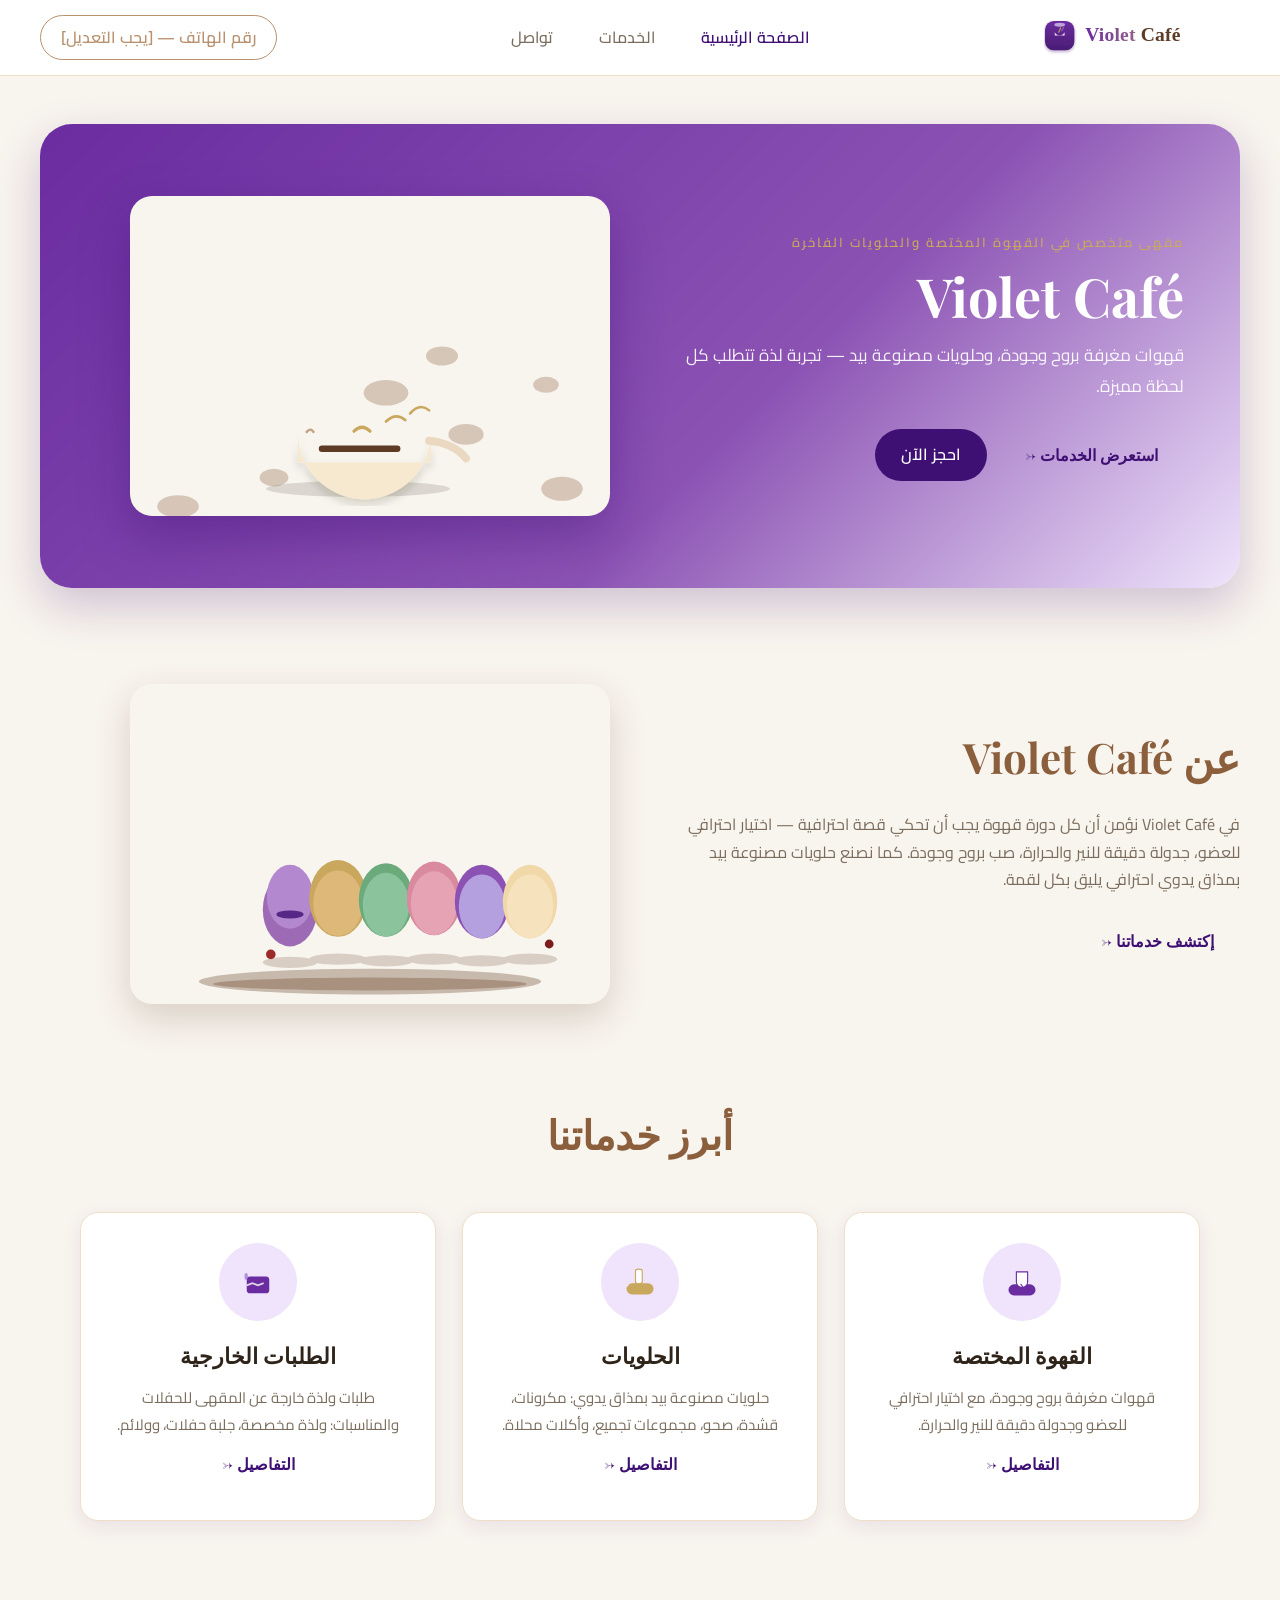
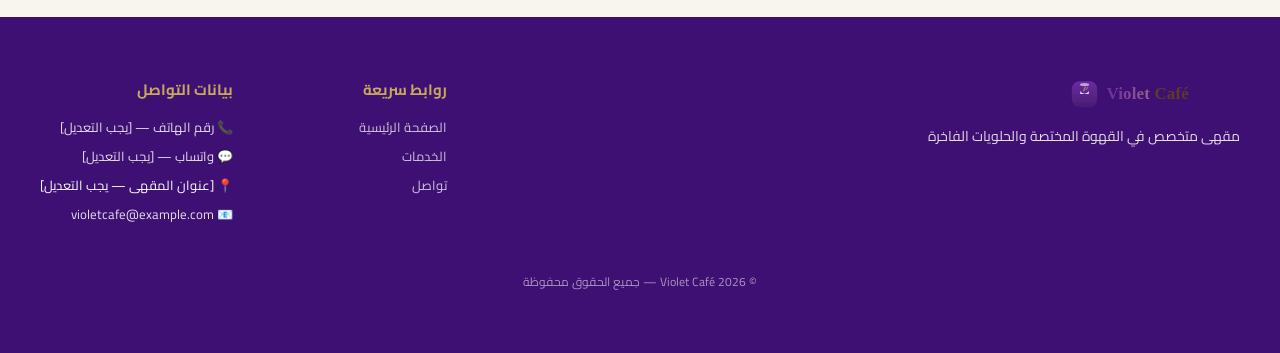
<file: متجر/index.html>
<!DOCTYPE html>
<html lang="ar" dir="rtl">
<head>
<meta charset="UTF-8">
<meta name="viewport" content="width=device-width, initial-scale=1.0">
<title>Violet Café — مقهى متخصص في القهوة المختصة والحلويات الفاخرة</title>
<meta name="description" content="Violet Café: مقهى متخصص في القهوة المختصة المغرفة بروح وجودة، وحلويات مصنوعة بيد، وطلبات خارجية للحفلات والمناسبات.">
<link rel="stylesheet" href="style.css">
<link href="https://fonts.googleapis.com/css2?family=Playfair+Display:ital,wght@0,400;0,700;1,700&family=Cairo:wght@300;400;500;700&display=swap" rel="stylesheet">
<link rel="icon" href="assets/images/logo.svg" type="image/svg+xml">
</head>
<body>

<header class="header">
  <a href="index.html" class="logo-link"><img src="assets/images/logo.svg" alt="Violet Café" class="logo-img"></a>
  <nav class="nav">
    <a href="index.html" class="nav-link active">الصفحة الرئيسية</a>
    <a href="services.html" class="nav-link">الخدمات</a>
    <a href="contact.html" class="nav-link">تواصل</a>
  </nav>
  <a href="tel:PLACEHOLDER" class="phone">رقم الهاتف — [يجب التعديل]</a>
</header>

<section class="hero">
  <div class="hero-content">
    <p class="eyebrow">مقهى متخصص في القهوة المختصة والحلويات الفاخرة</p>
    <h1 class="hero-title">Violet Café</h1>
    <p class="hero-sub">قهوات مغرفة بروح وجودة، وحلويات مصنوعة بيد — تجربة لذة تتطلب كل لحظة مميزة.</p>
    <div class="hero-actions">
      <a href="services.html" class="btn-link">استعرض الخدمات →</a>
      <a href="contact.html" class="btn-primary">احجز الآن</a>
    </div>
  </div>
  <div class="hero-media">
    <img src="assets/images/coffee-hero.svg" alt="كوب قهوة مختصة في Violet Café" class="hero-img">
  </div>
</section>

<section class="about">
  <div class="about-content">
    <h2>عن Violet Café</h2>
    <p>في Violet Café نؤمن أن كل دورة قهوة يجب أن تحكي قصة احترافية — اختيار احترافي للعضو، جدولة دقيقة للنير والحرارة، صب بروح وجودة. كما نصنع حلويات مصنوعة بيد بمذاق يدوي احترافي يليق بكل لقمة.</p>
    <a href="services.html" class="btn-link">إكتشف خدماتنا →</a>
  </div>
  <div class="about-media">
    <img src="assets/images/sweets-1.svg" alt="حلويات فاخرة مصنوعة بيد — وزن المخبر" class="about-img">
  </div>
</section>

<section class="services-preview">
  <h2 class="section-title">أبرز خدماتنا</h2>
  <div class="cards">
    <article class="card">
      <div class="card-icon"><img src="assets/images/icon-coffee.svg" alt="القهوة المختصة"></div>
      <h3>القهوة المختصة</h3>
      <p>قهوات مغرفة بروح وجودة، مع اختيار احترافي للعضو وجدولة دقيقة للنير والحرارة.</p>
      <a href="services.html#coffee" class="btn-link">التفاصيل →</a>
    </article>
    <article class="card">
      <div class="card-icon"><img src="assets/images/icon-sweets.svg" alt="الحلويات"></div>
      <h3>الحلويات</h3>
      <p>حلويات مصنوعة بيد بمذاق يدوي: مكرونات، قشدة، صحو، مجموعات تجميع، وأكلات محلاة.</p>
      <a href="services.html#sweets" class="btn-link">التفاصيل →</a>
    </article>
    <article class="card">
      <div class="card-icon"><img src="assets/images/icon-delivery.svg" alt="الطلبات الخارجية"></div>
      <h3>الطلبات الخارجية</h3>
      <p>طلبات ولذة خارجة عن المقهى للحفلات والمناسبات: ولذة مخصصة، جلبة حفلات، وولائم.</p>
      <a href="services.html#catering" class="btn-link">التفاصيل →</a>
    </article>
  </div>
</section>

<footer class="footer">
  <div class="footer-grid">
    <div class="footer-brand">
      <img src="assets/images/logo.svg" alt="Violet Café" class="footer-logo">
      <p class="footer-tagline">مقهى متخصص في القهوة المختصة والحلويات الفاخرة</p>
    </div>
    <div class="footer-links">
      <h4>روابط سريعة</h4>
      <ul>
        <li><a href="index.html">الصفحة الرئيسية</a></li>
        <li><a href="services.html">الخدمات</a></li>
        <li><a href="contact.html">تواصل</a></li>
      </ul>
    </div>
    <div class="footer-contact">
      <h4>بيانات التواصل</h4>
      <ul>
        <li>📞 <a href="tel:PLACEHOLDER" class="footer-link">رقم الهاتف — [يجب التعديل]</a></li>
        <li>💬 <a href="https://wa.me/PLACEHOLDER" class="footer-link">واتساب — [يجب التعديل]</a></li>
        <li>📍 [عنوان المقهى — يجب التعديل]</li>
        <li>📧 <a href="mailto:violetcafe@example.com" class="footer-link">violetcafe@example.com</a></li>
      </ul>
    </div>
  </div>
  <p class="footer-copy">© 2026 Violet Café — جميع الحقوق محفوظة</p>
</footer>

</body>
</html>
</file>
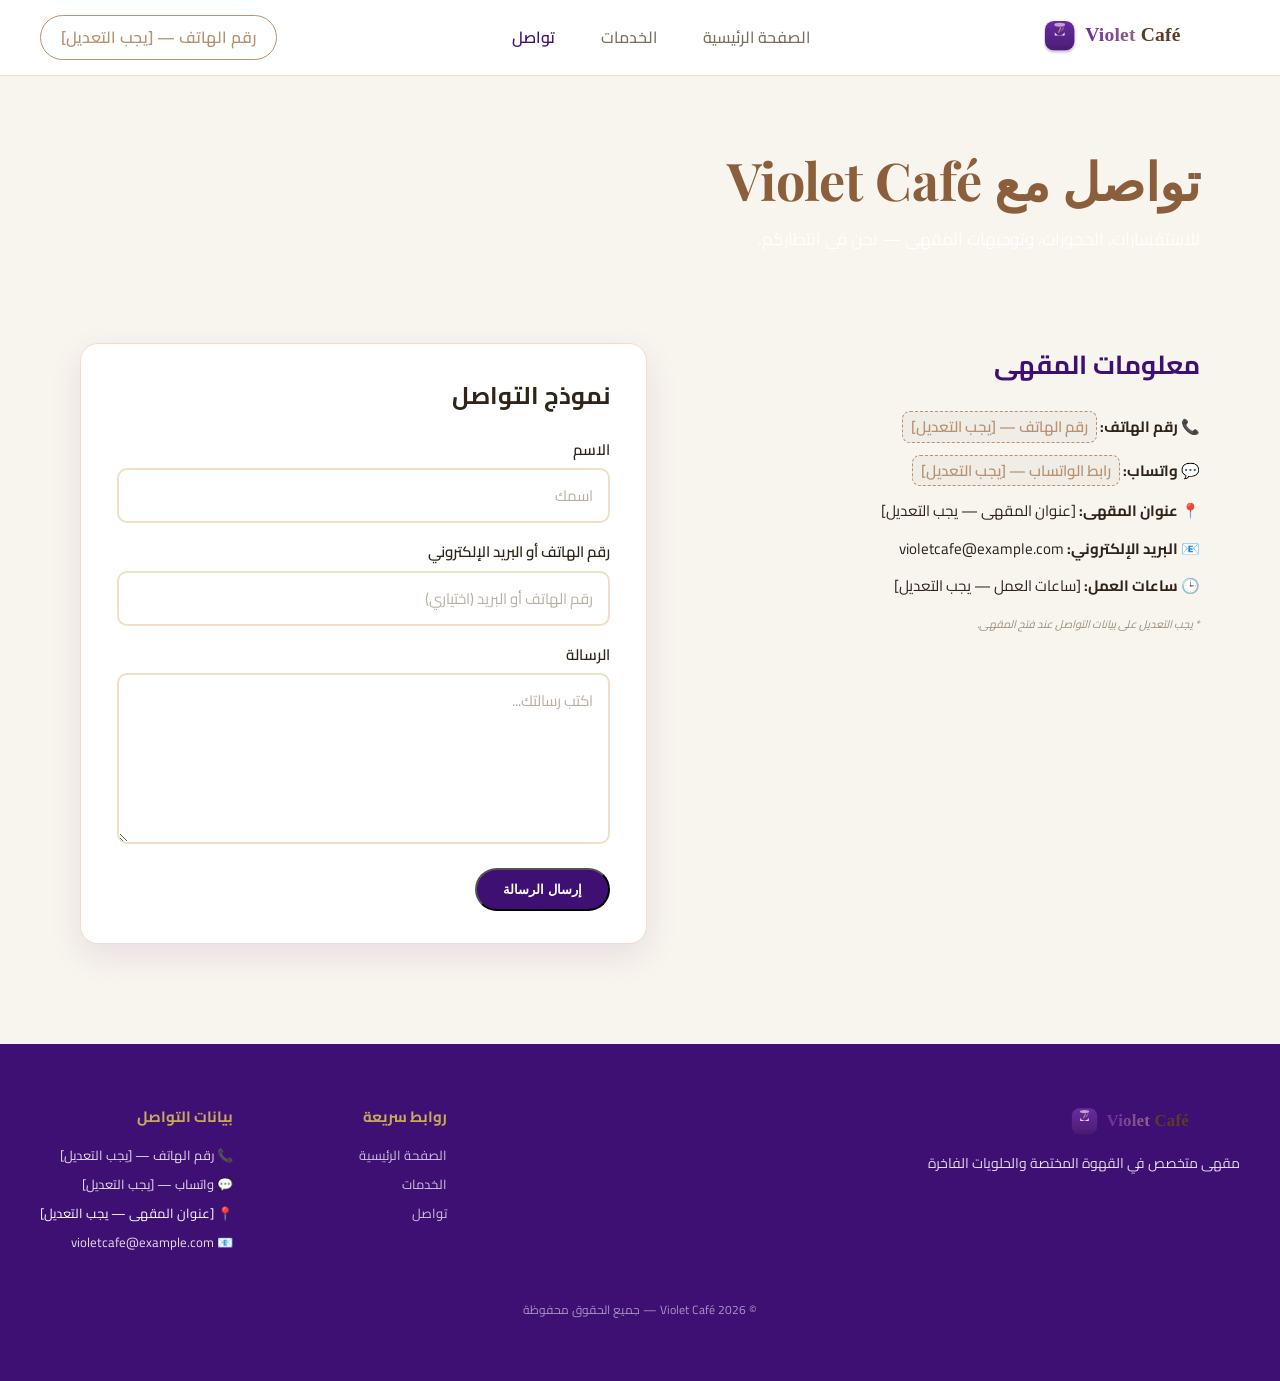
<file: متجر/contact.html>
<!DOCTYPE html>
<html lang="ar" dir="rtl">
<head>
<meta charset="UTF-8">
<meta name="viewport" content="width=device-width, initial-scale=1.0">
<title>تواصل مع Violet Café — نموذج تواصل وبيانات المقهى</title>
<link rel="stylesheet" href="style.css">
<link href="https://fonts.googleapis.com/css2?family=Playfair+Display:ital,wght@0,400;0,700;1,700&family=Cairo:wght@300;400;500;700&display=swap" rel="stylesheet">
<link rel="icon" href="assets/images/logo.svg" type="image/svg+xml">
</head>
<body>

<header class="header">
  <a href="index.html" class="logo-link"><img src="assets/images/logo.svg" alt="Violet Café" class="logo-img"></a>
  <nav class="nav">
    <a href="index.html" class="nav-link">الصفحة الرئيسية</a>
    <a href="services.html" class="nav-link">الخدمات</a>
    <a href="contact.html" class="nav-link active">تواصل</a>
  </nav>
  <a href="tel:PLACEHOLDER" class="phone">رقم الهاتف — [يجب التعديل]</a>
</header>

<main class="contact-main">
<section class="contact-hero">
  <h1>تواصل مع Violet Café</h1>
  <p class="hero-sub">للاستفسارات، الحجوزات، وتوجيهات المقهى — نحن في انتظاركم.</p>
</section>

<section class="contact-body">
  <div class="contact-info">
    <h2>معلومات المقهى</h2>
    <p class="contact-row"><strong>📞 رقم الهاتف:</strong> <a href="tel:PLACEHOLDER" class="contact-link">رقم الهاتف — [يجب التعديل]</a></p>
    <p class="contact-row"><strong>💬 واتساب:</strong> <a href="https://wa.me/PLACEHOLDER" class="contact-link">رابط الواتساب — [يجب التعديل]</a></p>
    <p class="contact-row"><strong>📍 عنوان المقهى:</strong> [عنوان المقهى — يجب التعديل]</p>
    <p class="contact-row"><strong>📧 البريد الإلكتروني:</strong> violetcafe@example.com</p>
    <p class="contact-row"><strong>🕒 ساعات العمل:</strong> [ساعات العمل — يجب التعديل]</p>
    <p class="edit-note">* يجب التعديل على بيانات التواصل عند فتح المقهى.</p>
  </div>

  <form class="contact-form" action="mailto:violetcafe@example.com?subject=Contact%20Message%20from%20Violet%20Caf%C3%A9" method="post">
    <h2>نموذج التواصل</h2>
    <div class="form-group">
      <label for="name">الاسم</label>
      <input type="text" id="name" name="name" class="form-control" placeholder="اسمك" required>
    </div>
    <div class="form-group">
      <label for="contact">رقم الهاتف أو البريد الإلكتروني</label>
      <input type="text" id="contact" name="contact" class="form-control" placeholder="رقم الهاتف أو البريد (اختياري)">
    </div>
    <div class="form-group">
      <label for="message">الرسالة</label>
      <textarea id="message" name="message" class="form-control" rows="5" placeholder="اكتب رسالتك..." required></textarea>
    </div>
    <button type="submit" class="btn btn-primary">إرسال الرسالة</button>
  </form>
</section>
</main>

<footer class="footer">
  <div class="footer-grid">
    <div class="footer-brand">
      <img src="assets/images/logo.svg" alt="Violet Café" class="footer-logo">
      <p class="footer-tagline">مقهى متخصص في القهوة المختصة والحلويات الفاخرة</p>
    </div>
    <div class="footer-links">
      <h4>روابط سريعة</h4>
      <ul>
        <li><a href="index.html">الصفحة الرئيسية</a></li>
        <li><a href="services.html">الخدمات</a></li>
        <li><a href="contact.html">تواصل</a></li>
      </ul>
    </div>
    <div class="footer-contact">
      <h4>بيانات التواصل</h4>
      <ul>
        <li>📞 <a href="tel:PLACEHOLDER" class="footer-link">رقم الهاتف — [يجب التعديل]</a></li>
        <li>💬 <a href="https://wa.me/PLACEHOLDER" class="footer-link">واتساب — [يجب التعديل]</a></li>
        <li>📍 [عنوان المقهى — يجب التعديل]</li>
        <li>📧 <a href="mailto:violetcafe@example.com" class="footer-link">violetcafe@example.com</a></li>
      </ul>
    </div>
  </div>
  <p class="footer-copy">© 2026 Violet Café — جميع الحقوق محفوظة</p>
</footer>

</body>
</html>
</file>
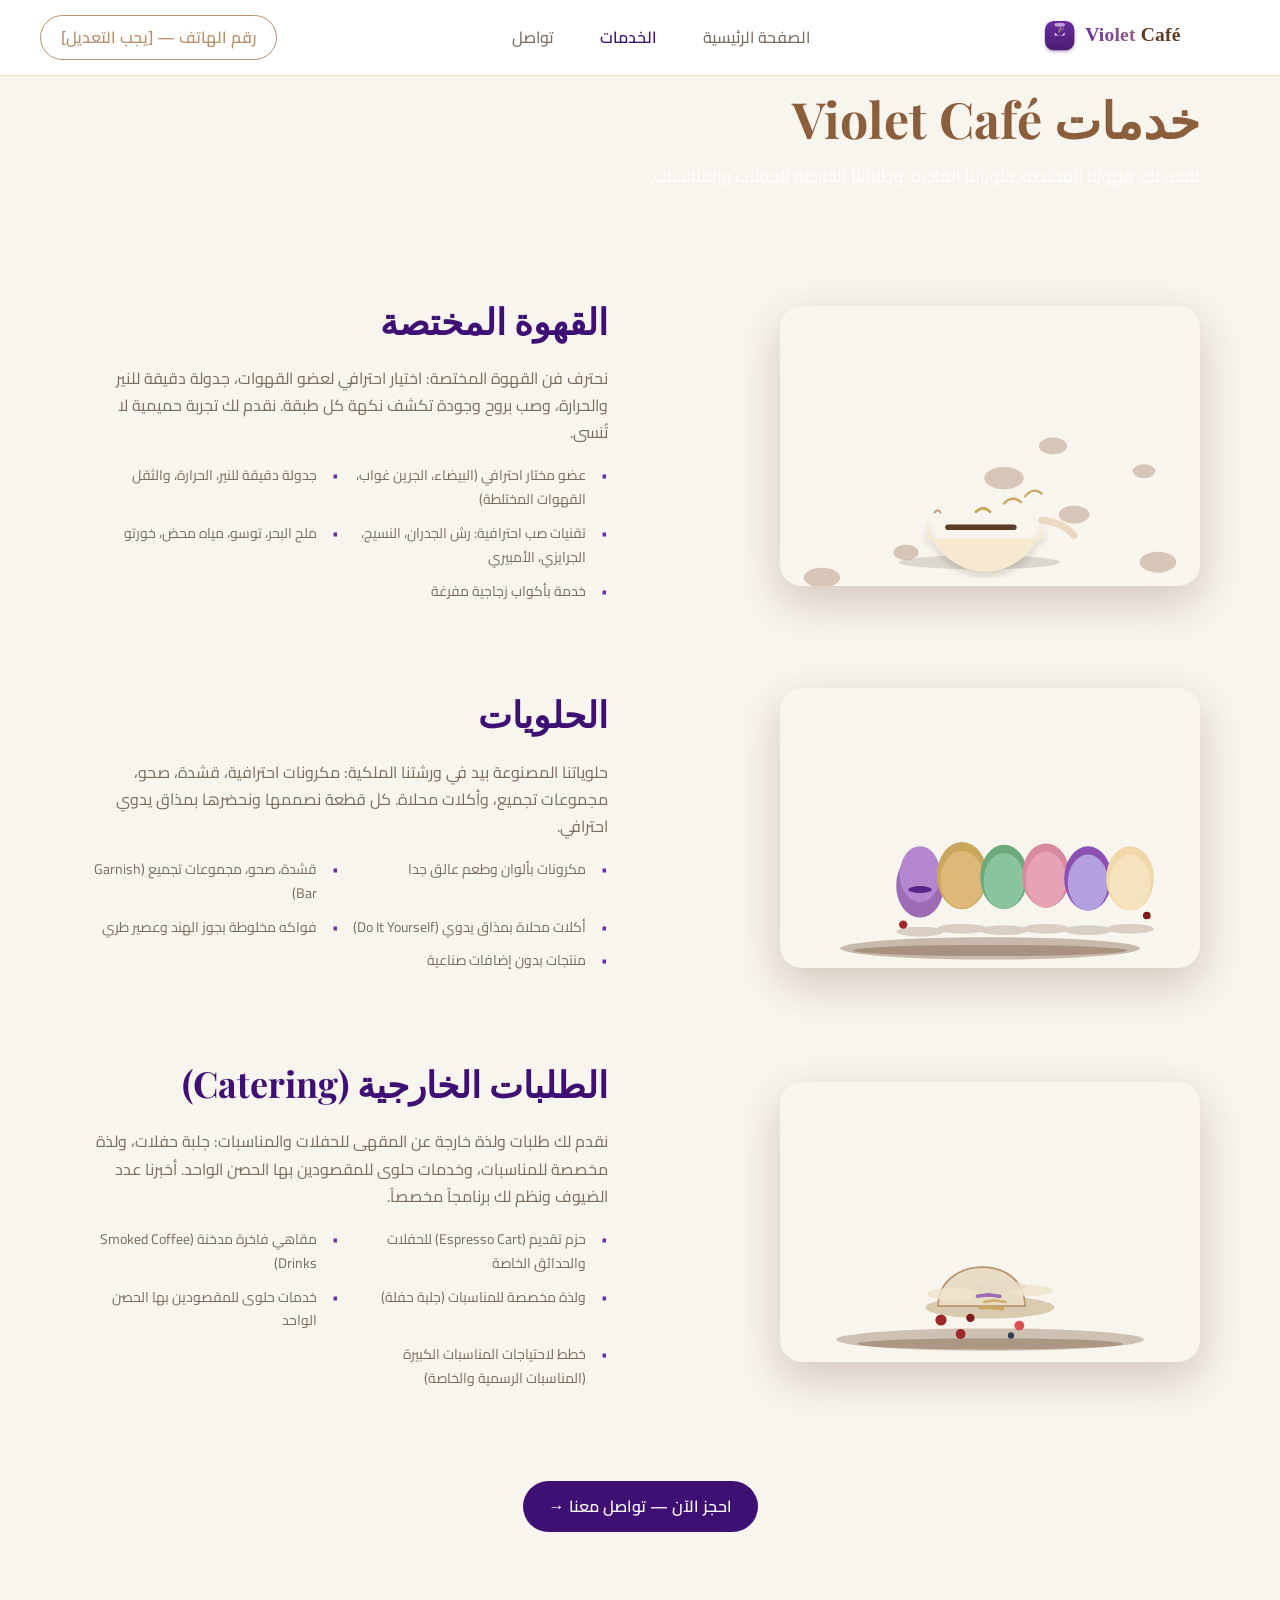
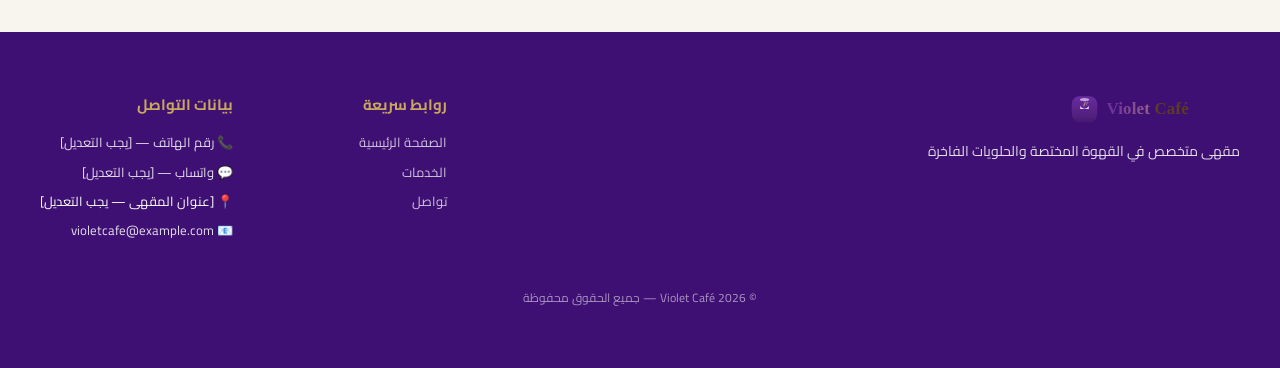
<file: متجر/services.html>
<!DOCTYPE html>
<html lang="ar" dir="rtl">
<head>
<meta charset="UTF-8">
<meta name="viewport" content="width=device-width, initial-scale=1.0">
<title>خدمات Violet Café — القهوة المختصة والحلويات الفاخرة والطلبات الخارجية</title>
<link rel="stylesheet" href="style.css">
<link href="https://fonts.googleapis.com/css2?family=Playfair+Display:ital,wght@0,400;0,700;1,700&family=Cairo:wght@300;400;500;700&display=swap" rel="stylesheet">
<link rel="icon" href="assets/images/logo.svg" type="image/svg+xml">
</head>
<body>

<header class="header">
  <a href="index.html" class="logo-link"><img src="assets/images/logo.svg" alt="Violet Café" class="logo-img"></a>
  <nav class="nav">
    <a href="index.html" class="nav-link">الصفحة الرئيسية</a>
    <a href="services.html" class="nav-link active">الخدمات</a>
    <a href="contact.html" class="nav-link">تواصل</a>
  </nav>
  <a href="tel:PLACEHOLDER" class="phone">رقم الهاتف — [يجب التعديل]</a>
</header>

<main>
<section class="services-hero">
  <h1>خدمات Violet Café</h1>
  <p class="hero-sub">نقدم لك: قهوتنا المختصة، حلوياتنا الفاخرة، وطلباتنا الخارجية للحفلات والمناسبات.</p>
</section>

<section class="services-body">
  <article class="service" id="coffee">
    <div class="service-media">
      <img src="assets/images/coffee-hero.svg" alt="قهوة مختصة فاخرة في Violet Café">
    </div>
    <div class="service-info">
      <h2>القهوة المختصة</h2>
      <p>نحترف فن القهوة المختصة: اختيار احترافي لعضو القهوات، جدولة دقيقة للنير والحرارة، وصب بروح وجودة تكشف نكهة كل طبقة. نقدم لك تجربة حميمية لا تُنسى.</p>
      <ul class="service-features">
        <li>عضو مختار احترافي (البيضاء، الجرين غواب، القهوات المختلطة)</li>
        <li>جدولة دقيقة للنير، الحرارة، والثقل</li>
        <li>تقنيات صب احترافية: رش الجدران، النسيج، الجرايزي، الأمبيري</li>
        <li>ملح البحر، توسو، مياه محض، خورتو</li>
        <li>خدمة بأكواب زجاجية مفرغة</li>
      </ul>
    </div>
  </article>

  <article class="service" id="sweets">
    <div class="service-media">
      <img src="assets/images/sweets-1.svg" alt="حلويات فاخرة مصنوعة بيد — وزن المخبر">
    </div>
    <div class="service-info">
      <h2>الحلويات</h2>
      <p>حلوياتنا المصنوعة بيد في ورشتنا الملكية: مكرونات احترافية، قشدة، صحو، مجموعات تجميع، وأكلات محلاة. كل قطعة نصممها ونحضرها بمذاق يدوي احترافي.</p>
      <ul class="service-features">
        <li>مكرونات بألوان وطعم عالق جدا</li>
        <li>قشدة، صحو، مجموعات تجميع (Garnish Bar)</li>
        <li>أكلات محلاة بمذاق يدوي (Do It Yourself)</li>
        <li>فواكه مخلوطة بجوز الهند وعصير طري</li>
        <li>منتجات بدون إضافات صناعية</li>
      </ul>
    </div>
  </article>

  <article class="service" id="catering">
    <div class="service-media">
      <img src="assets/images/sweets-2.svg" alt="خدمات طلبات خارجية للمناسبات">
    </div>
    <div class="service-info">
      <h2>الطلبات الخارجية (Catering)</h2>
      <p>نقدم لك طلبات ولذة خارجة عن المقهى للحفلات والمناسبات: جلبة حفلات، ولذة مخصصة للمناسبات، وخدمات حلوى للمقصودين بها الحصن الواحد. أخبرنا عدد الضيوف ونظم لك برنامجاً مخصصاً.</p>
      <ul class="service-features">
        <li>حزم تقديم (Espresso Cart) للحفلات والحدائق الخاصة</li>
        <li>مقاهي فاخرة مدخنة (Smoked Coffee Drinks)</li>
        <li>ولذة مخصصة للمناسبات (جلبة حفلة)</li>
        <li>خدمات حلوى للمقصودين بها الحصن الواحد</li>
        <li>خطط لاحتياجات المناسبات الكبيرة (المناسبات الرسمية والخاصة)</li>
      </ul>
    </div>
  </article>
</section>

<div class="cta">
  <a href="contact.html" class="btn-primary">احجز الآن — تواصل معنا →</a>
</div>
</main>

<footer class="footer">
  <div class="footer-grid">
    <div class="footer-brand">
      <img src="assets/images/logo.svg" alt="Violet Café" class="footer-logo">
      <p class="footer-tagline">مقهى متخصص في القهوة المختصة والحلويات الفاخرة</p>
    </div>
    <div class="footer-links">
      <h4>روابط سريعة</h4>
      <ul>
        <li><a href="index.html">الصفحة الرئيسية</a></li>
        <li><a href="services.html">الخدمات</a></li>
        <li><a href="contact.html">تواصل</a></li>
      </ul>
    </div>
    <div class="footer-contact">
      <h4>بيانات التواصل</h4>
      <ul>
        <li>📞 <a href="tel:PLACEHOLDER" class="footer-link">رقم الهاتف — [يجب التعديل]</a></li>
        <li>💬 <a href="https://wa.me/PLACEHOLDER" class="footer-link">واتساب — [يجب التعديل]</a></li>
        <li>📍 [عنوان المقهى — يجب التعديل]</li>
        <li>📧 <a href="mailto:violetcafe@example.com" class="footer-link">violetcafe@example.com</a></li>
      </ul>
    </div>
  </div>
  <p class="footer-copy">© 2026 Violet Café — جميع الحقوق محفوظة</p>
</footer>

</body>
</html>
</file>
<file: متجر/style.css>
/* ============================================================
   Violet Café — Modern Elegant Café Design
   Violet & Brown & Cream consistent identity
   ============================================================ */

:root {
  --violet-deep: #3F1073;
  --violet: #6A2CA0;
  --violet-mid: #8B52B3;
  --violet-light: #A17BD6;
  --violet-soft: #EFE4FB;
  --cream: #F8F4EE;
  --cream-dark: #EFDFC6;
  --brown: #8B5E3C;
  --brown-light: #A16D3B;
  --brown-mid: #B8916F;
  --gold: #C9A85E;
  --text: #2E2419;
  --text-muted: #7A6D5D;
  --white: #FFFFFF;
  --max-width: 1200px;
  --radius: 18px;
}

/* ------------------ Reset ------------------ */
* { margin: 0; padding: 0; box-sizing: border-box; }
html { scroll-behavior: smooth; }
body {
  font-family: 'Cairo', sans-serif;
  background: var(--cream);
  color: var(--text);
  line-height: 1.7;
  direction: rtl;
}
a { color: inherit; text-decoration: none; }
img { display: block; max-width: 100%; }
ul { list-style: none; }

/* ------------------ Buttons ------------------ */
.btn, .btn-primary, .btn-outline, .btn-link {
  display: inline-flex;
  align-items: center;
  gap: 6px;
  padding: 12px 26px;
  border-radius: 999px;
  font-weight: 600;
  transition: all .35s;
}
.btn-primary { background: var(--violet-deep); color: var(--white); }
.btn-primary:hover { background: var(--violet); box-shadow: 0 8px 20px rgba(63,16,115,0.35); transform: translateY(-2px); }
.btn-outline { border: 2px solid var(--white); color: var(--white); }
.btn-outline:hover { background: rgba(255,255,255,0.15); }
.btn-link { color: var(--violet-deep); font-weight: 700; font-family: 'Playfair Display', serif; }
.btn-link:hover { color: var(--violet); }

/* ------------------ Header ------------------ */
.header {
  display: flex;
  align-items: center;
  justify-content: space-between;
  padding: 0 40px;
  height: 76px;
  background: var(--white);
  border-bottom: 1px solid var(--cream-dark);
}
.logo-link { display: flex; align-items: center; }
.logo-img { height: 44px; width: auto; }
.nav { display: flex; gap: 6px; }
.nav-link {
  color: var(--text-muted);
  font-weight: 500;
  padding: 8px 20px;
  border-radius: 999px;
  transition: .3s;
}
.nav-link:hover { color: var(--violet); background: var(--violet-soft); }
.nav-link.active { color: var(--violet-deep); font-weight: 600; }
.phone {
  color: var(--brown-mid);
  font-weight: 600;
  border: 1px solid var(--brown-mid);
  border-radius: 999px;
  padding: 8px 20px;
  transition: .3s;
}
.phone:hover { background: var(--brown-light); color: var(--white); border-color: var(--brown-light); }

/* ------------------ Hero (Home) ------------------ */
.hero {
  display: flex;
  align-items: center;
  gap: 60px;
  max-width: var(--max-width);
  margin: 48px auto 96px;
  padding: 72px 56px;
  background: linear-gradient(135deg, #6A2CA0 0%, #8B52B3 60%, #EFE4FB 100%);
  border-radius: 32px;
  box-shadow: 0 18px 46px rgba(63,16,115,0.22);
}
.hero-content { flex: 1; min-width: 0; }
.hero-content, .hero-media { color: var(--white); }
.eyebrow {
  font-size: 13px;
  font-weight: 600;
  letter-spacing: 2px;
  text-transform: uppercase;
  color: var(--gold);
  margin-bottom: 14px;
}
.hero-title {
  font-family: 'Playfair Display', serif;
  font-size: 54px;
  line-height: 1.05;
  margin-bottom: 16px;
}
.hero-sub { font-size: 17px; color: rgba(255,255,255,0.92); line-height: 1.8; margin-bottom: 28px; }
.hero-actions { display: flex; gap: 12px; flex-wrap: wrap; }
.hero-media { flex: 1; min-width: 0; text-align: center; }
.hero-img { width: 100%; max-width: 480px; border-radius: 22px; box-shadow: 0 20px 50px rgba(63,16,115,0.4); }

/* ------------------ About (Home) ------------------ */
.about {
  display: flex;
  align-items: center;
  gap: 60px;
  max-width: var(--max-width);
  margin: 0 auto 96px;
}
.about-content { flex: 1; min-width: 0; }
.about-content h2 {
  font-family: 'Playfair Display', serif;
  font-size: 42px;
  color: var(--brown);
  margin-bottom: 18px;
}
.about-content p { margin: 0 0 22px; color: var(--text-muted); }
.about-media { flex: 1; min-width: 0; text-align: center; }
.about-img { width: 100%; max-width: 480px; border-radius: 22px; box-shadow: 0 14px 36px rgba(93,59,36,0.2); }

/* ------------------ Services preview (Home) ------------------ */
.section-title {
  font-family: 'Playfair Display', serif;
  font-size: 40px;
  color: var(--brown);
  text-align: center;
  margin-bottom: 44px;
}
.cards {
  display: grid;
  grid-template-columns: repeat(3, 1fr);
  gap: 26px;
  max-width: var(--max-width);
  margin: 0 auto 96px;
  padding: 0 40px;
}
.card {
  background: var(--white);
  border: 1px solid var(--cream-dark);
  border-radius: var(--radius);
  padding: 30px 26px;
  text-align: center;
  transition: .35s;
  box-shadow: 0 6px 20px rgba(63,16,115,0.08);
}
.card:hover {
  transform: translateY(-8px);
  border-color: var(--violet-light);
  box-shadow: 0 18px 38px rgba(63,16,115,0.18);
}
.card-icon {
  width: 78px; height: 78px;
  margin: 0 auto 16px;
  background: var(--violet-soft);
  border-radius: 50%;
  display: flex; align-items: center; justify-content: center;
}
.card-icon img { width: 36px; height: 36px; display: block; }
.card h3 {
  font-family: 'Playfair Display', serif;
  font-size: 22px;
  color: var(--text);
  margin-bottom: 10px;
}
.card p { color: var(--text-muted); font-size: 15px; line-height: 1.8; }

/* ------------------ Footer ------------------ */
.footer { background: var(--violet-deep); color: var(--white); padding: 60px 40px; }
.footer-grid {
  max-width: var(--max-width);
  margin: 0 auto;
  display: flex;
  gap: 64px;
  flex-wrap: wrap;
}
.footer-brand { flex: 1; min-width: 240px; }
.footer-logo { height: 38px; margin-bottom: 10px; }
.footer-brand p { color: rgba(255,255,255,0.85); font-size: 14px; }
.footer-links, .footer-contact { min-width: 150px; }
.footer-links h4, .footer-contact h4 { font-size: 15px; margin-bottom: 14px; color: var(--gold); }
.footer-links ul li, .footer-contact ul li { margin-bottom: 7px; font-size: 13px; }
.footer-links a { color: rgba(255,255,255,0.75); transition: .2s; }
.footer-links a:hover { color: var(--white); }
.footer-contact a { color: rgba(255,255,255,0.85); }
.footer-contact a:hover { color: var(--white); }
.footer-copy { text-align: center; margin-top: 40px; font-size: 12px; color: rgba(255,255,255,0.55); }

/* ------------------ Services page ------------------ */
.services-hero { max-width: var(--max-width); margin: 0 auto; padding: 0 40px 60px; }
.services-hero h1 {
  font-family: 'Playfair Display', serif;
  font-size: 50px;
  color: var(--brown);
}
.services-body { max-width: var(--max-width); margin: 0 auto; padding: 0 40px; }
.service { display: flex; align-items: center; gap: 64px; padding: 10px 0 70px; }
.service:last-child { padding-bottom: 90px; }
.service-media { flex: 1; min-width: 0; text-align: center; }
.service-media img {
  width: 100%; max-width: 420px;
  border-radius: 22px;
  box-shadow: 0 16px 44px rgba(93,59,36,0.24);
}
.service-info { flex: 1; min-width: 0; }
.service-info h2 {
  font-family: 'Playfair Display', serif;
  font-size: 36px;
  color: var(--violet-deep);
  margin-bottom: 14px;
}
.service-info p { color: var(--text-muted); font-size: 16px; margin-bottom: 18px; }
.service-features { display: grid; grid-template-columns: repeat(2, 1fr); gap: 10px; }
.service-features li {
  position: relative;
  padding-right: 22px;
  color: var(--text-muted);
  font-size: 14px;
}
.service-features li::before { content: '•'; color: var(--violet); position: absolute; right: 0; }
.cta { text-align: center; max-width: var(--max-width); margin: 0 auto 100px; padding: 0 40px; }

/* ------------------ Contact page ------------------ */
.contact-main { padding: 60px 0 100px; }
.contact-hero { max-width: var(--max-width); margin: 0 auto; padding: 0 40px 60px; }
.contact-hero h1 {
  font-family: 'Playfair Display', serif;
  font-size: 52px;
  color: var(--brown);
}
.contact-body {
  max-width: var(--max-width);
  margin: 0 auto;
  padding: 0 40px;
  display: flex; gap: 60px;
  align-items: flex-start;
}
.contact-info { flex: 1; min-width: 0; }
.contact-info h2 { font-size: 26px; color: var(--violet-deep); margin-bottom: 24px; }
.contact-row { margin-bottom: 12px; font-size: 15px; }
.contact-link {
  color: var(--brown-mid);
  font-weight: 600;
  display: inline-block;
  padding: 2px 8px;
  border: 1px dashed var(--brown-mid);
  border-radius: 8px;
  background: rgba(0,0,0,0.03);
}
.contact-link:hover { background: var(--violet-soft); }
.edit-note { font-size: 11px; color: #9B9180; margin-top: 16px; font-style: italic; }
.contact-form {
  flex: 1; min-width: 0;
  background: var(--white);
  border: 1px solid var(--cream-dark);
  border-radius: var(--radius);
  padding: 32px 36px;
  box-shadow: 0 12px 34px rgba(63,16,115,0.09);
}
.contact-form h2 { margin-bottom: 20px; }
.form-group { margin-bottom: 16px; }
.form-group label {
  display: block;
  font-weight: 600;
  margin-bottom: 6px;
  color: var(--text);
  font-size: 15px;
}
.form-control {
  width: 100%;
  padding: 11px 15px;
  border: 2px solid var(--cream-dark);
  border-radius: 10px;
  font-family: 'Cairo';
  font-size: 15px;
  color: var(--text);
  background: var(--white);
  transition: .3s;
}
.form-control::placeholder { color: #B8AFA3; }
.form-control:focus {
  outline: none;
  border-color: var(--violet);
  box-shadow: 0 0 0 3px var(--violet-soft);
}

/* ------------------ Responsive (Mobile & Tablet) ------------------ */
@media (max-width: 900px) {
  .header { flex-direction: column; gap: 10px; padding: 16px 20px; height: auto; }
  .logo-img { height: 38px; }
  .phone { display: none; margin-top: 2px; }
  .nav { width: 100%; justify-content: space-between; flex-wrap: wrap; }
  .nav-link { padding: 8px 14px; font-size: 13px; }

  .hero { flex-direction: column-reverse; padding: 30px 20px; margin: 20px auto 50px; gap: 30px; }
  .hero-title { font-size: 38px; }

  .about, .contact-body { flex-direction: column-reverse; gap: 40px; margin-bottom: 60px; }
  .about-content h2 { font-size: 34px; }

  .cards { grid-template-columns: 1fr; padding: 0 20px; margin-bottom: 70px; }

  .services-hero { padding: 0 20px 40px; }
  .services-hero h1 { font-size: 38px; }
  .services-body { padding: 0 20px; }
  .service { padding: 0 0 50px; }
  .service-media img { max-width: 100%; }
  .service-features { grid-template-columns: 1fr; }

  .cta { padding: 0 20px; }

  .contact-hero { padding: 0 20px 40px; }
  .contact-hero h1 { font-size: 40px; }
  .contact-body { padding: 0 20px; gap: 40px; }
  .contact-form { padding: 26px 28px; }

  .footer { padding: 40px 20px; }
}
</file>
